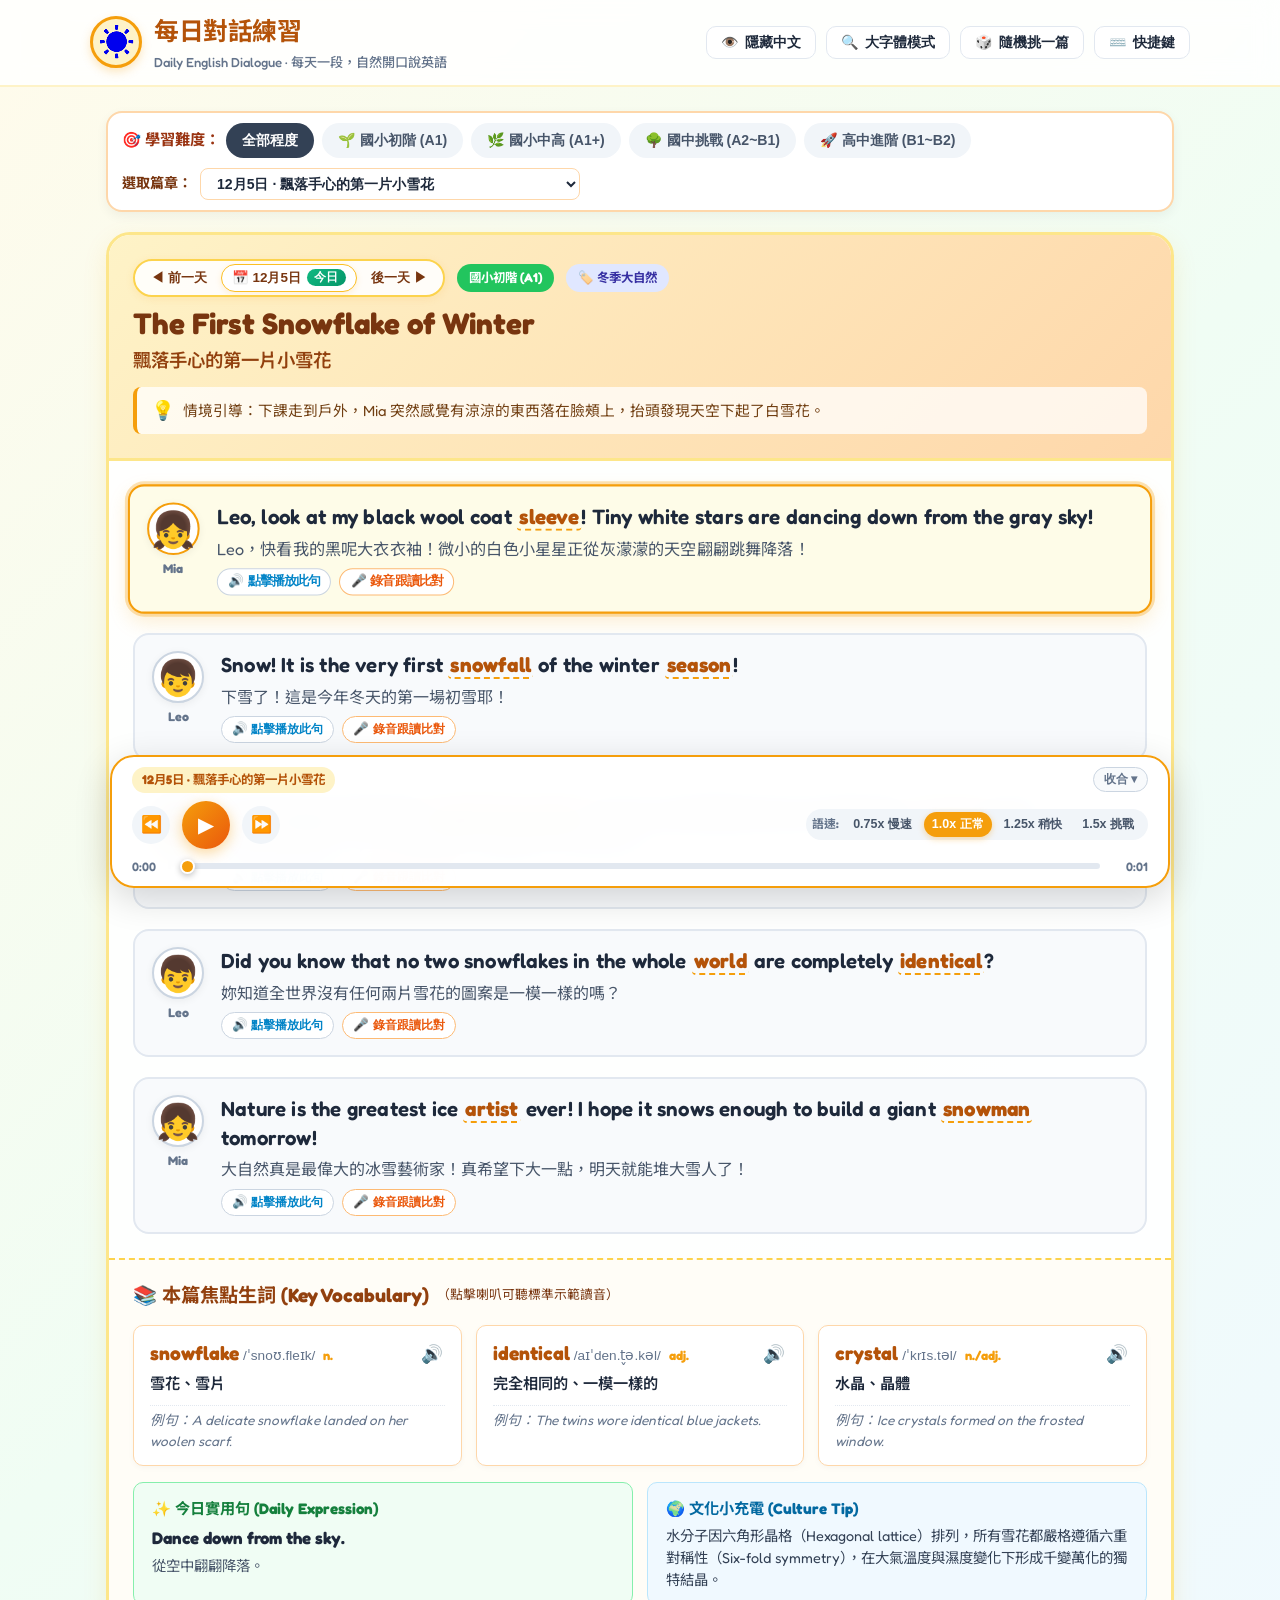
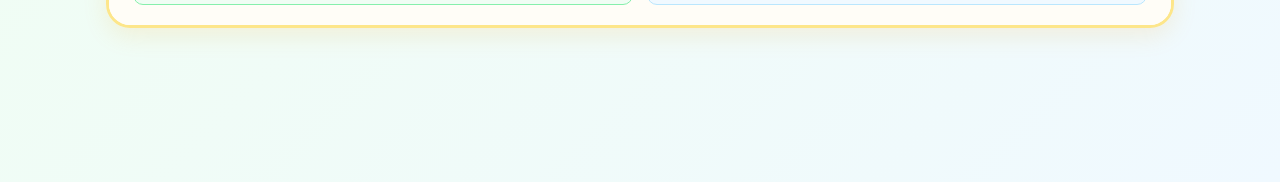
<file: index.html>
<!DOCTYPE html>
<html lang="zh-Hant-TW">
<head>
  <meta charset="UTF-8">
  <meta name="viewport" content="width=device-width, initial-scale=1.0">
  <title>每日對話練習 - Daily English Dialogue | 校園英語聽說練習平台</title>
  <meta name="description" content="專為國小、國中至高中學生設計的每日生活化英語對話練習平台，具備變速朗讀、單句跟讀與錄音自我對照功能。">
  <link rel="stylesheet" href="css/style.css?v=20260904">
  <link rel="icon" href="data:image/svg+xml,<svg xmlns=%22http://www.w3.org/2000/svg%22 viewBox=%220 0 100 100%22><text y=%22.9em%22 font-size=%2290%22>🌟</text></svg>">
</head>
<body>

  <!-- 頂部品牌與工具導覽列 -->
  <header class="site-header">
    <div class="header-container">
      <a href="#" class="brand-logo">
        <div class="logo-badge">☀️</div>
        <div class="brand-title">
          <h1>每日對話練習</h1>
          <p>Daily English Dialogue · 每天一段，自然開口說英語</p>
        </div>
      </a>

      <!-- 快速學習輔助工具 -->
      <div class="header-tools">
        <button id="toggle-zh-btn" class="tool-btn" title="切換中英對照或純英文聽力模式 (快捷鍵: H)">
          👁️ <span>隱藏中文</span>
        </button>
        <button id="toggle-font-btn" class="tool-btn" title="切換適合電子白板與教室投影的大字體模式">
          🔍 <span>大字體模式</span>
        </button>
        <button id="random-btn" class="tool-btn" title="隨機抽一篇生活對話">
          🎲 <span>隨機挑一篇</span>
        </button>
        <button id="shortcuts-help-btn" class="tool-btn" title="查看教室/自學鍵盤快捷鍵" onclick="document.getElementById('shortcuts-modal').classList.toggle('hidden')">
          ⌨️ <span>快捷鍵</span>
        </button>
      </div>
    </div>
  </header>

  <!-- 主內容區 -->
  <main class="main-wrapper">

    <!-- 程度切換與文章快速選單 -->
    <div class="level-bar">
      <div class="level-bar-label">
        <span>🎯 學習難度：</span>
        <div class="level-pills">
          <button class="level-pill active" data-level="all">全部程度</button>
          <button class="level-pill" data-level="elementary_basic">🌱 國小初階 (A1)</button>
          <button class="level-pill" data-level="elementary_adv">🌿 國小中高 (A1+)</button>
          <button class="level-pill" data-level="junior">🌳 國中挑戰 (A2~B1)</button>
          <button class="level-pill" data-level="senior">🚀 高中進階 (B1~B2)</button>
        </div>
      </div>

      <div class="dialogue-select-wrap">
        <label for="dialogue-select-dropdown" class="dialogue-select-label">選取篇章：</label>
        <select id="dialogue-select-dropdown" class="dialogue-select-dropdown">
          <!-- JS 動態生成選項 -->
        </select>
      </div>
    </div>

    <!-- 對話主卡片 -->
    <article class="dialogue-main-card">

      <!-- 對話頂部英雄看板 -->
      <section class="dialogue-hero">
        <div class="topic-meta">
          <!-- 日期快速導覽群組 (前一天 / 今日 / 後一天) -->
          <div class="date-nav-group">
            <button id="prev-day-btn" class="nav-day-btn" title="切換至前一天的對話 (快捷鍵: [)">
              ◀ 前一天
            </button>
            <button id="today-day-btn" class="nav-day-btn today-badge-btn" title="點擊回到今日對話">
              <span id="dialogue-date-badge">📅 9月3日</span>
              <span id="today-indicator" class="today-pill hidden">今日</span>
            </button>
            <button id="next-day-btn" class="nav-day-btn" title="切換至後一天的對話 (快捷鍵: ])">
              後一天 ▶
            </button>
          </div>

          <span id="dialogue-level-badge" class="badge-tag">國小初階</span>
          <span id="dialogue-category-badge" class="badge-tag" style="background: #e0e7ff; color: #3730a3;">校園生活</span>
        </div>
        <h2 id="topic-title-en" class="topic-title-en">What's in Your Backpack?</h2>
        <h3 id="topic-title-zh" class="topic-title-zh">你的書包裡有什麼？</h3>
        <div class="situation-box">
          <span style="font-size: 1.2rem;">💡</span>
          <span id="situation-text">開學第一天，Leo 和 Mia 在教室整理書包，互相好奇彼此帶了什麼新文具。</span>
        </div>
      </section>

      <!-- 角色對話氣泡區 -->
      <section class="dialogue-container" id="dialogue-bubbles-container">
        <!-- JS 動態載入對話氣泡 -->
      </section>

      <!-- 單字卡片區 (Vocabulary Section) -->
      <section class="extra-section" id="vocab-section">
        <h4 class="section-title">
          <span>📚 本篇焦點生詞 (Key Vocabulary)</span>
          <span style="font-size: 0.8rem; font-weight: normal; color: #78350f;">（點擊喇叭可聽標準示範讀音）</span>
        </h4>
        <div class="vocab-grid" id="vocab-grid-container">
          <!-- JS 動態生成單字卡 -->
        </div>

        <!-- 今日金句與文化小撇步 -->
        <div class="tips-grid">
          <div class="tip-card phrase-card">
            <div style="font-weight: 700; color: #15803d; margin-bottom: 4px; font-size: 0.95rem;">
              ✨ 今日實用句 (Daily Expression)
            </div>
            <div id="phrase-en" style="font-size: 1.05rem; font-weight: 700; color: #1e293b;">An apple a day keeps the doctor away.</div>
            <div id="phrase-zh" style="font-size: 0.9rem; color: #475569; margin-top: 2px;">一天一蘋果，醫生遠離我。</div>
          </div>

          <div class="tip-card culture-card">
            <div style="font-weight: 700; color: #0369a1; margin-bottom: 4px; font-size: 0.95rem;">
              🌍 文化小充電 (Culture Tip)
            </div>
            <div id="culture-text" style="font-size: 0.9rem; color: #334155; line-height: 1.5;">
              在歐美學校，小朋友下課通常有短暫的 Snack Time（點心時間），大家喜歡帶切片蘋果、小餅乾或起司條到學校吃喔！
            </div>
          </div>
        </div>
      </section>

    </article>

  </main>

  <!-- 底部懸浮智慧雙語音訊播放器 -->
  <aside class="fixed-player-bar" id="fixed-player-bar" aria-label="英語對話播放器">
    <!-- 播放器頂部標題與收合按鈕列 (手機上特別實用) -->
    <div class="player-top-row">
      <div class="player-left-info">
        <span class="current-playing-badge" id="player-dialogue-title">國小初階 · What's in Your Backpack?</span>
      </div>
      <button id="toggle-player-collapse-btn" class="player-collapse-btn" title="收合/展開播放器" aria-label="收合播放器">
        <span class="collapse-icon">收合 ▾</span>
      </button>
    </div>

    <!-- 播放器主要控制核心列 -->
    <div class="player-main-row" id="player-main-controls">
      <!-- 控制按鈕群組 -->
      <div class="player-controls">
        <button id="rewind-btn" class="control-btn" title="倒退 5 秒" aria-label="倒退 5 秒">
          ⏪
        </button>
        <button id="main-play-btn" class="control-btn main-play" title="播放 / 暫停" aria-label="播放或暫停">
          <span id="play-icon">▶</span>
          <span id="pause-icon" class="hidden">⏸</span>
        </button>
        <button id="forward-btn" class="control-btn" title="快轉 5 秒" aria-label="快轉 5 秒">
          ⏩
        </button>
      </div>

      <!-- 語速切換核心控制 (Speed Switcher) -->
      <div class="speed-selector-group" title="選擇朗讀速度">
        <span class="speed-label">語速:</span>
        <button class="speed-btn" data-speed="0.75">0.75x<span class="speed-desc"> 慢速</span></button>
        <button class="speed-btn active" data-speed="1.0">1.0x<span class="speed-desc"> 正常</span></button>
        <button class="speed-btn" data-speed="1.25">1.25x<span class="speed-desc"> 稍快</span></button>
        <button class="speed-btn" data-speed="1.5">1.5x<span class="speed-desc"> 挑戰</span></button>
      </div>
    </div>

    <!-- 播放進度條 -->
    <div class="player-progress-row">
      <span class="time-text" id="current-time">0:00</span>
      <input type="range" id="audio-progress" class="progress-slider" min="0" max="100" value="0" step="0.1" aria-label="音訊進度條">
      <span class="time-text right" id="duration-time">0:00</span>
    </div>
  </aside>

  <!-- 學生自主錄音跟讀對比彈窗 (Modal) -->
  <div id="record-modal" class="modal-overlay hidden">
    <div class="modal-content">
      <div style="display: flex; justify-content: space-between; align-items: center; margin-bottom: 16px;">
        <h3 style="color: #b45309; font-size: 1.3rem;">🎙️ 說說看！跟讀發音挑戰</h3>
        <button id="close-record-modal" style="background: none; border: none; font-size: 1.4rem; cursor: pointer; color: #94a3b8;">✕</button>
      </div>

      <div style="background: #f8fafc; padding: 16px; border-radius: 12px; margin-bottom: 16px; border: 1.5px solid #e2e8f0; text-align: left;">
        <div id="modal-sentence-en" style="font-size: 1.25rem; font-weight: 700; color: #1e293b; margin-bottom: 6px;"></div>
        <div id="modal-sentence-zh" style="font-size: 0.95rem; color: #64748b;"></div>
      </div>

      <div style="display: flex; justify-content: center; gap: 12px; margin-bottom: 16px;">
        <button onclick="window.playModalOriginalSentence()" style="padding: 8px 16px; background: #0284c7; color: #fff; border: none; border-radius: 999px; font-weight: 700; cursor: pointer;">
          🔊 聽聽標準母語發音
        </button>
        <button id="record-action-btn" style="padding: 8px 16px; background: #10b981; color: #fff; border: none; border-radius: 999px; font-weight: 700; cursor: pointer;">
          🎙️ 開始錄音
        </button>
      </div>

      <p id="record-status-text" style="font-size: 0.9rem; color: #78350f; font-weight: 600; min-height: 24px;">
        準備好了嗎？點擊「開始錄音」並大聲跟讀！
      </p>

      <button id="play-user-recording-btn" class="hidden" style="margin-top: 12px; padding: 8px 18px; background: #f59e0b; color: #fff; border: none; border-radius: 999px; font-weight: 700; cursor: pointer;">
        🎧 播放我剛錄的聲音
      </button>
    </div>
  </div>

  <!-- 課堂與自主學習快捷鍵說明彈窗 (Shortcuts Modal) -->
  <div id="shortcuts-modal" class="modal-overlay hidden" onclick="if(event.target === this) this.classList.add('hidden')">
    <div class="modal-content" style="text-align: left; max-width: 440px;">
      <div style="display: flex; justify-content: space-between; align-items: center; margin-bottom: 14px;">
        <h3 style="color: #b45309; font-size: 1.25rem;">⌨️ 鍵盤操作快捷鍵指南</h3>
        <button onclick="document.getElementById('shortcuts-modal').classList.add('hidden')" style="background: none; border: none; font-size: 1.4rem; cursor: pointer; color: #94a3b8;">✕</button>
      </div>
      <p style="font-size: 0.88rem; color: #64748b; margin-bottom: 12px;">專為教室電子白板教學與桌機自學設計，動動手指即可流暢操控：</p>
      <ul style="list-style: none; display: flex; flex-direction: column; gap: 8px; font-size: 0.92rem; color: #1e293b;">
        <li style="display: flex; justify-content: space-between; padding: 6px 10px; background: #f8fafc; border-radius: 6px;">
          <span><kbd style="background: #e2e8f0; padding: 2px 6px; border-radius: 4px; font-family: monospace;">空白鍵 Space</kbd></span>
          <strong>播放 / 暫停</strong>
        </li>
        <li style="display: flex; justify-content: space-between; padding: 6px 10px; background: #f8fafc; border-radius: 6px;">
          <span><kbd style="background: #e2e8f0; padding: 2px 6px; border-radius: 4px; font-family: monospace;">←</kbd> / <kbd style="background: #e2e8f0; padding: 2px 6px; border-radius: 4px; font-family: monospace;">→</kbd></span>
          <strong>倒退 5 秒 / 快進 5 秒</strong>
        </li>
        <li style="display: flex; justify-content: space-between; padding: 6px 10px; background: #f8fafc; border-radius: 6px;">
          <span><kbd style="background: #e2e8f0; padding: 2px 6px; border-radius: 4px; font-family: monospace;">1</kbd> ~ <kbd style="background: #e2e8f0; padding: 2px 6px; border-radius: 4px; font-family: monospace;">4</kbd></span>
          <strong>切換語速 (0.75x ~ 1.5x)</strong>
        </li>
        <li style="display: flex; justify-content: space-between; padding: 6px 10px; background: #f8fafc; border-radius: 6px;">
          <span><kbd style="background: #e2e8f0; padding: 2px 6px; border-radius: 4px; font-family: monospace;">[</kbd> / <kbd style="background: #e2e8f0; padding: 2px 6px; border-radius: 4px; font-family: monospace;">]</kbd></span>
          <strong>前一天 / 後一天</strong>
        </li>
        <li style="display: flex; justify-content: space-between; padding: 6px 10px; background: #f8fafc; border-radius: 6px;">
          <span><kbd style="background: #e2e8f0; padding: 2px 6px; border-radius: 4px; font-family: monospace;">T</kbd></span>
          <strong>回到今日對話</strong>
        </li>
        <li style="display: flex; justify-content: space-between; padding: 6px 10px; background: #f8fafc; border-radius: 6px;">
          <span><kbd style="background: #e2e8f0; padding: 2px 6px; border-radius: 4px; font-family: monospace;">H</kbd></span>
          <strong>切換隱藏中文 (英聽挑戰)</strong>
        </li>
      </ul>
      <div style="text-align: center; margin-top: 16px;">
        <button onclick="document.getElementById('shortcuts-modal').classList.add('hidden')" style="padding: 6px 20px; background: #f59e0b; color: #fff; border: none; border-radius: 999px; font-weight: 700; cursor: pointer;">
          我知道了
        </button>
      </div>
    </div>
  </div>

  <!-- 載入核心腳本 (加入版本號防快取) -->
  <script src="js/data.js?v=20260904_full"></script>
  <script src="js/player.js?v=20260904_full"></script>
  <script src="js/app.js?v=20260904_full"></script>
</body>
</html>
</file>
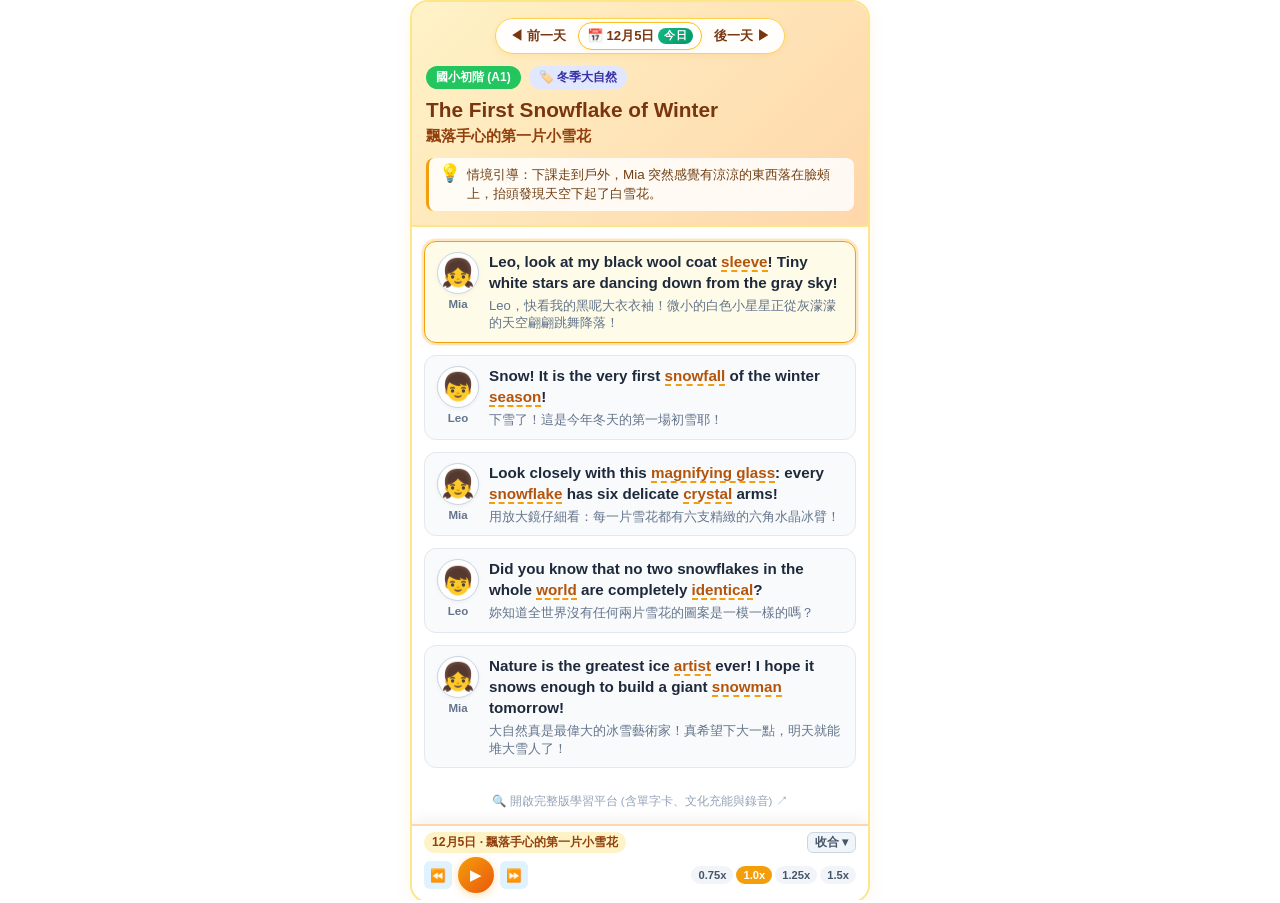
<file: widget.html>
<!DOCTYPE html>
<html lang="zh-Hant-TW">
<head>
  <meta charset="UTF-8">
  <meta name="viewport" content="width=device-width, initial-scale=1.0, maximum-scale=1.0, user-scalable=no">
  <title>每日生活美語 · 側邊欄精簡微件</title>
  <meta name="description" content="365 每日生活美語校園網頁側邊欄專用嵌入微件">
  <link rel="stylesheet" href="css/widget.css?v=20260904_full">
</head>
<body>

  <!-- 微件主卡片包裝 -->
  <div class="widget-card">

    <!-- 滾動內容本體 -->
    <div class="widget-content-scroll">
      
      <!-- 頂部看板區 -->
      <div class="widget-hero">
        
        <!-- 前一天 / 今日 / 後一天 -->
        <div class="widget-nav-bar">
          <div class="date-nav-group">
            <button id="prev-day-btn" class="nav-day-btn" title="切換至前一天">
              ◀ 前一天
            </button>
            <button id="today-day-btn" class="nav-day-btn today-badge-btn" title="點擊回到今日">
              <span id="dialogue-date-badge">📅 9月4日</span>
              <span id="today-indicator" class="today-pill hidden">今日</span>
            </button>
            <button id="next-day-btn" class="nav-day-btn" title="切換至後一天">
              後一天 ▶
            </button>
          </div>
        </div>

        <!-- 學層標籤與主題分類 -->
        <div class="topic-meta">
          <span id="dialogue-level-badge" class="badge-tag">國小中高 (A1+)</span>
          <span id="dialogue-category-badge" class="badge-tag" style="background: #e0e7ff; color: #3730a3;">🏷️ 校園午餐</span>
        </div>

        <!-- 中英文篇名 -->
        <h2 id="topic-title-en" class="topic-title-en">Mystery Pudding at the Cafeteria</h2>
        <h3 id="topic-title-zh" class="topic-title-zh">學校餐廳的神秘布丁！</h3>

        <!-- 情境引導 -->
        <div class="situation-box">
          <span style="font-size: 1.1rem; line-height: 1;">💡</span>
          <span id="situation-text">情境引導：午餐時間，Amy 和 Lucas 發現今天的營養午餐有一盒特別的驚喜甜點。</span>
        </div>

      </div>

      <!-- 對話氣泡清單 (點擊單句即可發音) -->
      <div class="dialogue-container" id="dialogue-bubbles-container">
        <!-- JS 動態生成 -->
      </div>

      <!-- 底部完整版指引 -->
      <div class="widget-footer-link">
        <a href="index.html" target="_blank" rel="noopener">
          🔍 開啟完整版學習平台 (含單字卡、文化充能與錄音) ↗
        </a>
      </div>

    </div>

    <!-- 底部懸浮精簡播放器 -->
    <div class="widget-player-bar" id="fixed-player-bar">
      
      <!-- 播放器篇名與收合按鈕 -->
      <div class="player-top-row">
        <span class="current-playing-badge" id="player-dialogue-title">9月4日 · 學校餐廳的神秘布丁！</span>
        <button id="toggle-player-collapse-btn" class="player-collapse-btn" title="收合/展開播放器">
          <span class="collapse-icon">收合 ▾</span>
        </button>
      </div>

      <!-- 核心按鈕列 (播放/暫停、倒退/快轉、語速調整) -->
      <div class="player-main-row" id="player-main-controls">
        <div class="player-controls">
          <button id="rewind-btn" class="control-btn" title="倒退 5 秒" aria-label="倒退 5 秒">
            ⏪
          </button>
          <button id="main-play-btn" class="control-btn main-play" title="播放 / 暫停" aria-label="播放或暫停">
            <span id="play-icon">▶</span>
            <span id="pause-icon" class="hidden">⏸</span>
          </button>
          <button id="forward-btn" class="control-btn" title="快轉 5 秒" aria-label="快轉 5 秒">
            ⏩
          </button>
        </div>

        <div class="speed-control-group">
          <button class="speed-btn" data-speed="0.75">0.75x</button>
          <button class="speed-btn active" data-speed="1.0">1.0x</button>
          <button class="speed-btn" data-speed="1.25">1.25x</button>
          <button class="speed-btn" data-speed="1.5">1.5x</button>
        </div>
      </div>

    </div>

  </div>

  <!-- 載入資料庫、播放器核心與微件腳本 -->
  <script src="js/data.js?v=20260904_full"></script>
  <script src="js/player.js?v=20260904_full"></script>
  <script src="js/widget.js?v=20260904_full"></script>
</body>
</html>
</file>
<file: css/style.css>
/* 每日對話練習 - 活潑童趣且親切的主題樣式表 */
@import url('https://fonts.googleapis.com/css2?family=Fredoka:wght@400;500;600;700&family=Noto+Sans+TC:wght@400;500;700;900&display=swap');

:root {
  --primary: #f59e0b;        /* 陽光暖黃 */
  --primary-hover: #d97706;
  --primary-light: #fef3c7;
  --secondary: #10b981;      /* 活潑薄荷綠 */
  --secondary-light: #d1fae5;
  --accent-blue: #0ea5e9;    /* 晴空藍 */
  --accent-pink: #f43f5e;    /* 活力粉 */
  --accent-purple: #8b5cf6;  /* 奇幻紫 */
  --bg-gradient: linear-gradient(135deg, #fffbeb 0%, #f0fdf4 50%, #f0f9ff 100%);
  --card-bg: rgba(255, 255, 255, 0.94);
  --text-main: #1e293b;
  --text-muted: #64748b;
  --bubble-left-bg: #f8fafc;
  --bubble-right-bg: #eff6ff;
  --radius-lg: 24px;
  --radius-md: 16px;
  --radius-sm: 10px;
  --shadow-sm: 0 4px 12px rgba(0, 0, 0, 0.05);
  --shadow-md: 0 8px 24px rgba(245, 158, 11, 0.12);
  --shadow-hover: 0 12px 32px rgba(245, 158, 11, 0.22);
}

* {
  box-sizing: border-box;
  margin: 0;
  padding: 0;
  -webkit-tap-highlight-color: transparent;
}

html, body {
  overflow-x: hidden;
  max-width: 100%;
}

body {
  font-family: 'Fredoka', 'Noto Sans TC', -apple-system, BlinkMacSystemFont, "Segoe UI", Roboto, sans-serif;
  background: var(--bg-gradient);
  color: var(--text-main);
  min-height: 100vh;
  padding-bottom: 130px; /* 預留底部播放器安全高度 */
  line-height: 1.6;
}

/* 頂部導覽列 */
.site-header {
  background: rgba(255, 255, 255, 0.85);
  backdrop-filter: blur(12px);
  border-bottom: 2px solid #fef3c7;
  position: sticky;
  top: 0;
  z-index: 50;
  padding: 12px 20px;
}

.header-container {
  max-width: 1100px;
  margin: 0 auto;
  display: flex;
  justify-content: space-between;
  align-items: center;
  flex-wrap: wrap;
  gap: 12px;
}

.brand-logo {
  display: flex;
  align-items: center;
  gap: 12px;
  text-decoration: none;
}

.logo-badge {
  font-size: 2.2rem;
  background: var(--primary-light);
  width: 52px;
  height: 52px;
  display: flex;
  align-items: center;
  justify-content: center;
  border-radius: 50%;
  border: 3px solid var(--primary);
  box-shadow: 0 4px 10px rgba(245, 158, 11, 0.25);
  animation: bounceSlow 3s infinite ease-in-out;
}

@keyframes bounceSlow {
  0%, 100% { transform: translateY(0); }
  50% { transform: translateY(-4px); }
}

.brand-title h1 {
  font-size: 1.55rem;
  font-weight: 700;
  color: #b45309;
  letter-spacing: -0.5px;
}

.brand-title p {
  font-size: 0.82rem;
  color: var(--text-muted);
  font-weight: 500;
}

.header-tools {
  display: flex;
  align-items: center;
  gap: 10px;
}

.tool-btn {
  background: #fff;
  border: 1.5px solid #e2e8f0;
  border-radius: var(--radius-sm);
  padding: 6px 14px;
  font-size: 0.88rem;
  font-weight: 600;
  cursor: pointer;
  display: flex;
  align-items: center;
  gap: 6px;
  transition: all 0.2s ease;
  color: var(--text-main);
}

.tool-btn:hover {
  background: var(--primary-light);
  border-color: var(--primary);
  transform: translateY(-1px);
}

.tool-btn.active {
  background: var(--primary);
  color: #fff;
  border-color: var(--primary);
}

/* 主內容區容器 */
.main-wrapper {
  max-width: 1100px;
  margin: 24px auto;
  padding: 0 16px;
}

/* 程度分類選擇器 */
.level-bar {
  background: #ffffff;
  border-radius: var(--radius-md);
  padding: 10px 14px;
  box-shadow: var(--shadow-sm);
  border: 2px solid #fed7aa;
  display: flex;
  align-items: center;
  justify-content: space-between;
  margin-bottom: 20px;
  flex-wrap: wrap;
  gap: 10px;
}

.level-bar-label {
  font-weight: 700;
  color: #9a3412;
  font-size: 0.95rem;
  display: flex;
  align-items: center;
  gap: 6px;
}

.level-pills {
  display: flex;
  gap: 8px;
  flex-wrap: wrap;
}

.level-pill {
  border: none;
  background: #f1f5f9;
  padding: 8px 16px;
  border-radius: 9999px;
  font-size: 0.88rem;
  font-weight: 700;
  color: #475569;
  cursor: pointer;
  transition: all 0.2s ease;
  display: flex;
  align-items: center;
  gap: 6px;
}

.level-pill:hover {
  transform: scale(1.04);
}

.level-pill.active[data-level="all"] {
  background: #334155;
  color: #fff;
}

.level-pill.active[data-level="elementary_basic"] {
  background: #22c55e;
  color: #fff;
  box-shadow: 0 4px 12px rgba(34, 197, 94, 0.35);
}

.level-pill.active[data-level="elementary_adv"] {
  background: #0284c7;
  color: #fff;
  box-shadow: 0 4px 12px rgba(2, 132, 199, 0.35);
}

.level-pill.active[data-level="junior"] {
  background: #d97706;
  color: #fff;
  box-shadow: 0 4px 12px rgba(217, 119, 6, 0.35);
}

.level-pill.active[data-level="senior"] {
  background: #e11d48;
  color: #fff;
  box-shadow: 0 4px 12px rgba(225, 29, 72, 0.35);
}

/* 篇章下拉選單專屬樣式 (嚴格限制最大寬度，杜絕手機視窗被撐爆) */
.dialogue-select-wrap {
  display: flex;
  align-items: center;
  gap: 8px;
  min-width: 0;
  max-width: 100%;
}

.dialogue-select-label {
  font-size: 0.88rem;
  font-weight: 700;
  color: #78350f;
  white-space: nowrap;
  flex-shrink: 0;
}

.dialogue-select-dropdown {
  padding: 6px 12px;
  border-radius: 8px;
  border: 1.5px solid #fed7aa;
  background: #ffffff;
  font-weight: 600;
  font-size: 0.88rem;
  color: #1e293b;
  outline: none;
  cursor: pointer;
  max-width: 380px;
  min-width: 0;
  width: 100%;
  text-overflow: ellipsis;
  overflow: hidden;
  white-space: nowrap;
  box-sizing: border-box;
  transition: all 0.2s;
}

.dialogue-select-dropdown:hover,
.dialogue-select-dropdown:focus {
  border-color: #f59e0b;
  box-shadow: 0 0 0 3px rgba(245, 158, 11, 0.2);
}

/* 主卡片主體 */
.dialogue-main-card {
  background: var(--card-bg);
  border-radius: var(--radius-lg);
  box-shadow: var(--shadow-md);
  border: 3px solid #fde68a;
  overflow: hidden;
  position: relative;
}

/* 對話頂部看板 */
.dialogue-hero {
  background: linear-gradient(135deg, #fef3c7 0%, #fed7aa 100%);
  padding: 24px;
  border-bottom: 3px solid #fde68a;
  position: relative;
}

.topic-meta {
  display: flex;
  align-items: center;
  gap: 12px;
  flex-wrap: wrap;
  margin-bottom: 8px;
}

/* 日期導覽器 (前一天 / 今日 / 後一天) */
.date-nav-group {
  display: inline-flex;
  align-items: center;
  background: rgba(255, 255, 255, 0.9);
  padding: 3px 6px;
  border-radius: 999px;
  border: 2px solid #fcd34d;
  box-shadow: 0 2px 8px rgba(245, 158, 11, 0.12);
  gap: 4px;
}

.nav-day-btn {
  background: transparent;
  border: none;
  font-size: 0.84rem;
  font-weight: 700;
  color: #78350f;
  padding: 4px 10px;
  border-radius: 999px;
  cursor: pointer;
  display: inline-flex;
  align-items: center;
  gap: 6px;
  transition: all 0.2s ease;
}

.nav-day-btn:hover {
  background: #fef3c7;
  color: #b45309;
  transform: translateY(-1px);
}

.today-badge-btn {
  background: #fff;
  border: 1.5px solid #fbbf24;
  box-shadow: 0 2px 6px rgba(245, 158, 11, 0.15);
}

.today-pill {
  background: linear-gradient(135deg, #10b981 0%, #059669 100%);
  color: #ffffff;
  font-size: 0.72rem;
  padding: 1px 7px;
  border-radius: 999px;
  font-weight: 800;
  letter-spacing: 0.5px;
  animation: pulseToday 2s infinite ease-in-out;
}

@keyframes pulseToday {
  0%, 100% { opacity: 1; transform: scale(1); }
  50% { opacity: 0.85; transform: scale(1.05); }
}

.badge-tag {
  display: inline-block;
  padding: 4px 12px;
  border-radius: 999px;
  font-size: 0.78rem;
  font-weight: 700;
  text-transform: uppercase;
}

.badge-date {
  background: rgba(255, 255, 255, 0.8);
  color: #78350f;
  font-weight: 700;
  padding: 4px 12px;
  border-radius: 999px;
  font-size: 0.8rem;
}

.topic-title-en {
  font-size: 1.85rem;
  font-weight: 700;
  color: #78350f;
  margin-bottom: 4px;
  line-height: 1.25;
}

.topic-title-zh {
  font-size: 1.15rem;
  font-weight: 600;
  color: #92400e;
  margin-bottom: 12px;
}

.situation-box {
  background: rgba(255, 255, 255, 0.75);
  border-left: 4px solid var(--primary);
  border-radius: 8px;
  padding: 8px 14px;
  font-size: 0.92rem;
  color: #713f12;
  display: flex;
  align-items: center;
  gap: 8px;
}

/* 對話區域 */
.dialogue-container {
  padding: 24px;
  display: flex;
  flex-direction: column;
  gap: 20px;
}

/* 句子氣泡卡片 */
.sentence-bubble {
  display: flex;
  gap: 16px;
  align-items: flex-start;
  padding: 16px;
  border-radius: var(--radius-md);
  background: var(--bubble-left-bg);
  border: 2px solid #e2e8f0;
  transition: all 0.25s cubic-bezier(0.4, 0, 0.2, 1);
  cursor: pointer;
  position: relative;
  scroll-margin-top: 110px;    /* 避開頂部導覽列 */
  scroll-margin-bottom: 200px; /* 避開底部懸浮播放器 */
}

.sentence-bubble:hover {
  border-color: #f59e0b;
  transform: translateY(-2px);
  box-shadow: 0 6px 18px rgba(245, 158, 11, 0.12);
}

.sentence-bubble.active-reading {
  background: #fefce8;
  border-color: #f59e0b;
  box-shadow: 0 0 0 3px rgba(245, 158, 11, 0.3), 0 8px 20px rgba(245, 158, 11, 0.18);
  transform: scale(1.01);
}

.speaker-avatar-wrap {
  display: flex;
  flex-direction: column;
  align-items: center;
  gap: 4px;
  min-width: 54px;
}

.speaker-avatar {
  font-size: 2.2rem;
  width: 52px;
  height: 52px;
  background: #fff;
  border-radius: 50%;
  border: 2px solid #cbd5e1;
  display: flex;
  align-items: center;
  justify-content: center;
  box-shadow: 0 2px 8px rgba(0,0,0,0.06);
}

.sentence-bubble.active-reading .speaker-avatar {
  border-color: #f59e0b;
  animation: pulseAvatar 1.5s infinite;
}

@keyframes pulseAvatar {
  0% { box-shadow: 0 0 0 0 rgba(245, 158, 11, 0.4); }
  70% { box-shadow: 0 0 0 10px rgba(245, 158, 11, 0); }
  100% { box-shadow: 0 0 0 0 rgba(245, 158, 11, 0); }
}

.speaker-name {
  font-size: 0.78rem;
  font-weight: 700;
  color: #64748b;
}

.sentence-content {
  flex: 1;
}

.sentence-en {
  font-size: 1.28rem;
  font-weight: 600;
  color: #1e293b;
  margin-bottom: 6px;
  line-height: 1.4;
  letter-spacing: 0.2px;
}

.sentence-zh {
  font-size: 1rem;
  color: #475569;
  line-height: 1.4;
  transition: opacity 0.2s ease;
}

.sentence-actions {
  display: flex;
  align-items: center;
  gap: 8px;
  margin-top: 8px;
}

.btn-speak-sentence {
  background: #fff;
  border: 1px solid #cbd5e1;
  border-radius: 20px;
  padding: 4px 10px;
  font-size: 0.78rem;
  font-weight: 600;
  color: #0284c7;
  cursor: pointer;
  display: inline-flex;
  align-items: center;
  gap: 4px;
  transition: all 0.15s ease;
}

.btn-speak-sentence:hover {
  background: #e0f2fe;
  border-color: #0284c7;
}

/* 高中/大字體模式 */
body.large-font .sentence-en {
  font-size: 1.6rem;
}
body.large-font .sentence-zh {
  font-size: 1.25rem;
}

/* 生詞關鍵字點擊與懸停效果 */
.inline-keyword {
  border-bottom: 2.5px dashed #f59e0b;
  color: #b45309;
  font-weight: 700;
  cursor: pointer;
  padding: 0 2px;
  border-radius: 4px;
  transition: all 0.2s ease;
}

.inline-keyword:hover {
  background: #fef3c7;
  color: #d97706;
  border-bottom-style: solid;
}

/* 偷看中文按鈕控制 */
.btn-peek-zh {
  display: none;
  color: #059669 !important;
  border-color: #a7f3d0 !important;
  background: #ecfdf5 !important;
}

body.hide-zh .btn-peek-zh {
  display: inline-flex;
}

/* 隱藏中/英文模式控制與單句翻牌查看 */
body.hide-zh .sentence-zh {
  display: none;
}

body.hide-zh .sentence-zh.force-show {
  display: block !important;
  color: #059669;
  background: #f0fdf4;
  padding: 4px 8px;
  border-radius: 6px;
  margin-top: 4px;
  animation: fadeInZh 0.25s ease-out;
  border-left: 3px solid #10b981;
}

@keyframes fadeInZh {
  from { opacity: 0; transform: translateY(-4px); }
  to { opacity: 1; transform: translateY(0); }
}

body.hide-en .sentence-en {
  display: none;
}

/* 單字卡片區 (Vocabulary Section) */
.extra-section {
  padding: 20px 24px;
  border-top: 2px dashed #fcd34d;
  background: #fffdf7;
}

.section-title {
  font-size: 1.2rem;
  font-weight: 700;
  color: #92400e;
  margin-bottom: 14px;
  display: flex;
  align-items: center;
  gap: 8px;
}

.vocab-grid {
  display: grid;
  grid-template-columns: repeat(auto-fill, minmax(280px, 1fr));
  gap: 14px;
}

.vocab-card {
  background: #ffffff;
  border: 1.5px solid #fed7aa;
  border-radius: var(--radius-sm);
  padding: 12px 16px;
  box-shadow: 0 2px 6px rgba(0,0,0,0.03);
  display: flex;
  flex-direction: column;
  gap: 4px;
  transition: transform 0.2s;
}

.vocab-card:hover {
  transform: translateY(-2px);
  border-color: #f59e0b;
}

.vocab-header {
  display: flex;
  align-items: baseline;
  justify-content: space-between;
}

.vocab-word {
  font-size: 1.2rem;
  font-weight: 700;
  color: #b45309;
}

.vocab-phonetic {
  font-size: 0.85rem;
  color: #64748b;
  font-family: Arial, sans-serif;
}

.vocab-speaker-btn {
  background: none;
  border: none;
  font-size: 1.1rem;
  cursor: pointer;
  color: #f59e0b;
  padding: 2px;
}

.vocab-meaning {
  font-size: 0.95rem;
  font-weight: 600;
  color: #1e293b;
}

.vocab-example {
  font-size: 0.85rem;
  color: #64748b;
  font-style: italic;
  margin-top: 4px;
  border-top: 1px dotted #e2e8f0;
  padding-top: 4px;
}

/* 今日金句與文化小撇步 */
.tips-grid {
  display: grid;
  grid-template-columns: repeat(auto-fit, minmax(300px, 1fr));
  gap: 14px;
  margin-top: 16px;
}

.tip-card {
  background: #ffffff;
  border-radius: var(--radius-sm);
  padding: 14px 18px;
  border: 1.5px solid #cbd5e1;
}

.tip-card.phrase-card {
  border-color: #86efac;
  background: #f0fdf4;
}

.tip-card.culture-card {
  border-color: #bae6fd;
  background: #f0f9ff;
}

/* 底部浮動播放器 (Sticky Audio Player) */
.fixed-player-bar {
  position: fixed;
  bottom: 12px;
  left: 50%;
  transform: translateX(-50%);
  width: calc(100% - 24px);
  max-width: 1060px;
  background: rgba(255, 255, 255, 0.96);
  backdrop-filter: blur(16px);
  border-radius: var(--radius-lg);
  border: 2.5px solid #f59e0b;
  box-shadow: 0 10px 36px rgba(0, 0, 0, 0.16);
  padding: 10px 20px;
  z-index: 100;
  display: flex;
  flex-direction: column;
  gap: 8px;
  transition: all 0.3s cubic-bezier(0.4, 0, 0.2, 1);
}

/* 播放器頂部資訊列 (標題與收合按鈕) */
.player-top-row {
  display: flex;
  align-items: center;
  justify-content: space-between;
  width: 100%;
  gap: 12px;
}

.player-left-info {
  display: flex;
  align-items: center;
  gap: 8px;
  min-width: 0;
  flex: 1;
  overflow: hidden;
}

.current-playing-badge {
  background: var(--primary-light);
  color: #b45309;
  padding: 3px 10px;
  border-radius: 999px;
  font-size: 0.78rem;
  font-weight: 700;
  white-space: nowrap;
  overflow: hidden;
  text-overflow: ellipsis;
  max-width: 100%;
}

.player-collapse-btn {
  background: #f8fafc;
  border: 1px solid #cbd5e1;
  border-radius: 999px;
  padding: 3px 10px;
  font-size: 0.76rem;
  font-weight: 700;
  color: #64748b;
  cursor: pointer;
  display: inline-flex;
  align-items: center;
  gap: 4px;
  flex-shrink: 0;
  transition: all 0.2s ease;
}

.player-collapse-btn:hover {
  background: #fef3c7;
  color: #b45309;
  border-color: #f59e0b;
}

/* 收合最小化狀態 (Minimized Mode) */
.fixed-player-bar.is-collapsed {
  padding: 6px 14px;
  gap: 4px;
  max-width: 500px;
  border-radius: 999px;
  box-shadow: 0 4px 20px rgba(0, 0, 0, 0.18);
  border-color: #f59e0b;
}

.fixed-player-bar.is-collapsed .player-main-row {
  display: none !important;
}

.fixed-player-bar.is-collapsed .player-top-row {
  margin-bottom: 2px;
}

.fixed-player-bar.is-collapsed .current-playing-badge {
  font-size: 0.72rem;
  padding: 2px 8px;
}

.fixed-player-bar.is-collapsed .progress-slider {
  height: 4px;
}

.player-main-row {
  display: flex;
  align-items: center;
  justify-content: space-between;
  gap: 16px;
  width: 100%;
}

/* 播放核心按鈕群 */
.player-controls {
  display: flex;
  align-items: center;
  gap: 12px;
}

.control-btn {
  background: #f1f5f9;
  border: none;
  width: 38px;
  height: 38px;
  border-radius: 50%;
  font-size: 1.05rem;
  cursor: pointer;
  display: flex;
  align-items: center;
  justify-content: center;
  color: #334155;
  transition: all 0.2s ease;
}

.control-btn:hover {
  background: #e2e8f0;
  transform: scale(1.08);
}

.control-btn.main-play {
  background: linear-gradient(135deg, #f59e0b 0%, #ea580c 100%);
  color: #fff;
  width: 48px;
  height: 48px;
  font-size: 1.3rem;
  box-shadow: 0 4px 14px rgba(245, 158, 11, 0.4);
}

.control-btn.main-play:hover {
  transform: scale(1.1);
  box-shadow: 0 6px 18px rgba(245, 158, 11, 0.5);
}

.pulse-playing {
  animation: playPulse 2s infinite ease-in-out;
}

@keyframes playPulse {
  0%, 100% { transform: scale(1); }
  50% { transform: scale(1.08); }
}

/* 速度切換群組 (Speed Selector) */
.speed-selector-group {
  display: flex;
  align-items: center;
  gap: 4px;
  background: #f1f5f9;
  padding: 3px 6px;
  border-radius: 9999px;
}

.speed-label {
  font-size: 0.74rem;
  font-weight: 700;
  color: #64748b;
  margin-right: 2px;
}

.speed-btn {
  border: none;
  background: transparent;
  padding: 4px 8px;
  border-radius: 9999px;
  font-size: 0.78rem;
  font-weight: 700;
  color: #475569;
  cursor: pointer;
  transition: all 0.2s ease;
  white-space: nowrap;
}

.speed-btn:hover {
  color: #f59e0b;
}

.speed-btn.active {
  background: #f59e0b;
  color: #ffffff;
  box-shadow: 0 2px 6px rgba(245, 158, 11, 0.35);
}

/* 音訊進度條 */
.player-progress-row {
  display: flex;
  align-items: center;
  gap: 12px;
  width: 100%;
}

.time-text {
  font-size: 0.76rem;
  font-weight: 600;
  color: #64748b;
  min-width: 36px;
}

.time-text.right {
  text-align: right;
}

.progress-slider {
  flex: 1;
  -webkit-appearance: none;
  height: 6px;
  border-radius: 999px;
  background: #e2e8f0;
  outline: none;
  cursor: pointer;
  transition: background 0.1s;
}

.progress-slider::-webkit-slider-thumb {
  -webkit-appearance: none;
  appearance: none;
  width: 15px;
  height: 15px;
  border-radius: 50%;
  background: #f59e0b;
  border: 2px solid #fff;
  box-shadow: 0 2px 6px rgba(0, 0, 0, 0.25);
  cursor: pointer;
}

/* 錄音對比專區 Modal */
.modal-overlay {
  position: fixed;
  top: 0;
  left: 0;
  right: 0;
  bottom: 0;
  background: rgba(15, 23, 42, 0.6);
  backdrop-filter: blur(6px);
  display: flex;
  align-items: center;
  justify-content: center;
  z-index: 1000;
  padding: 16px;
}

.modal-content {
  background: #fff;
  border-radius: var(--radius-lg);
  max-width: 500px;
  width: 100%;
  padding: 24px;
  border: 3px solid #f59e0b;
  box-shadow: 0 20px 40px rgba(0,0,0,0.2);
  text-align: center;
}

.hidden {
  display: none !important;
}

/* 手機與平板響應式微調 (Responsive Mobile Optimizations) */
@media (max-width: 768px) {
  /* 頁面底端留白大幅縮小，杜絕大面積空白 */
  body {
    padding-bottom: 110px;
  }

  .header-container {
    flex-direction: column;
    align-items: stretch;
    gap: 12px;
  }
  .header-tools {
    display: flex;
    flex-wrap: wrap;
    gap: 6px;
    justify-content: space-between;
  }
  .tool-btn {
    padding: 5px 8px;
    font-size: 0.78rem;
    gap: 4px;
    flex: 1 1 calc(50% - 6px);
    justify-content: center;
  }
  .date-navigation-header {
    flex-direction: column;
    align-items: stretch;
  }
  .day-nav-group {
    width: 100%;
    justify-content: space-between;
  }
  .nav-day-btn {
    flex: 1;
    text-align: center;
  }

  /* 學習難度與篇章下拉選單手機自適應 (避免撐爆畫面) */
  .level-bar {
    flex-direction: column;
    align-items: stretch;
    gap: 10px;
    padding: 10px;
  }

  .level-bar-label {
    flex-direction: column;
    align-items: flex-start;
    width: 100%;
    gap: 6px;
  }

  .level-pills {
    width: 100%;
    overflow-x: auto;
    flex-wrap: nowrap;
    -webkit-overflow-scrolling: touch;
    padding-bottom: 4px;
    gap: 6px;
  }

  .level-pill {
    padding: 6px 12px;
    font-size: 0.78rem;
    white-space: nowrap;
    flex-shrink: 0;
  }

  .dialogue-select-wrap {
    width: 100%;
    max-width: 100%;
    min-width: 0;
    gap: 6px;
  }

  .dialogue-select-dropdown {
    width: 100%;
    max-width: 100%;
    min-width: 0;
    flex: 1;
    font-size: 0.82rem;
    padding: 6px 8px;
  }

  /* 句子滾動安全間距 */
  .sentence-bubble {
    gap: 10px;
    padding: 12px;
    scroll-margin-top: 80px;
    scroll-margin-bottom: 120px;
  }
  .sentence-en {
    font-size: 1.15rem;
  }
  .topic-title-en {
    font-size: 1.45rem;
  }

  /* 手機專屬極致精巧播放器：高度縮小 60% 以上！ */
  .fixed-player-bar {
    bottom: 6px;
    width: calc(100% - 14px);
    max-width: 540px;
    padding: 6px 10px;
    border-radius: 16px;
    border-width: 1.5px;
    gap: 4px;
    box-shadow: 0 6px 20px rgba(0, 0, 0, 0.16);
  }

  .player-top-row {
    gap: 6px;
  }

  .current-playing-badge {
    font-size: 0.72rem;
    padding: 2px 8px;
    max-width: 220px;
  }

  .player-collapse-btn {
    padding: 2px 7px;
    font-size: 0.72rem;
  }

  /* 橫向緊湊排列，絕不垂直堆疊！ */
  .player-main-row {
    flex-direction: row !important;
    justify-content: space-between;
    align-items: center;
    gap: 6px;
    margin: 2px 0;
  }

  .player-controls {
    gap: 6px;
  }

  .control-btn {
    width: 30px;
    height: 30px;
    font-size: 0.88rem;
  }

  .control-btn.main-play {
    width: 38px;
    height: 38px;
    font-size: 1.1rem;
  }

  /* 手機端隱藏「慢速/正常」中文後贅字，只留「0.75x」「1.0x」純數字 */
  .speed-selector-group {
    padding: 2px 4px;
    gap: 2px;
  }

  .speed-label,
  .speed-desc {
    display: none !important;
  }

  .speed-btn {
    padding: 2px 5px;
    font-size: 0.72rem;
  }

  /* 精巧進度條 */
  .player-progress-row {
    gap: 6px;
  }

  .time-text {
    font-size: 0.7rem;
    min-width: 28px;
  }

  .progress-slider {
    height: 4.5px;
  }

  .progress-slider::-webkit-slider-thumb {
    width: 13px;
    height: 13px;
  }

  /* 收合狀態下極致輕盈（高度僅約 36px） */
  .fixed-player-bar.is-collapsed {
    padding: 4px 10px;
    border-radius: 999px;
    bottom: 6px;
    gap: 3px;
  }
}

/* 超小型手機 (寬度 <= 390px，如 iPhone SE, mini) */
@media (max-width: 390px) {
  .current-playing-badge {
    max-width: 170px;
    font-size: 0.68rem;
  }
  .control-btn {
    width: 27px;
    height: 27px;
    font-size: 0.8rem;
  }
  .control-btn.main-play {
    width: 34px;
    height: 34px;
    font-size: 1rem;
  }
  .speed-btn {
    padding: 2px 4px;
    font-size: 0.68rem;
  }
}
</file>
<file: css/widget.css>
/* =========================================================
   365 每日生活美語 - 學校網頁側邊欄精簡嵌入微件樣式 (widget.css)
   專門針對 280px ~ 450px 窄側邊欄空間設計，極致輕盈、零多餘負擔
   ========================================================= */

:root {
  --primary: #f59e0b;
  --primary-dark: #d97706;
  --primary-light: #fef3c7;
  --text-main: #1e293b;
  --text-muted: #64748b;
  --card-bg: #ffffff;
}

* {
  margin: 0;
  padding: 0;
  box-sizing: border-box;
  -webkit-tap-highlight-color: transparent;
}

html, body {
  width: 100%;
  height: 100%;
  overflow-x: hidden;
  font-family: -apple-system, BlinkMacSystemFont, "Segoe UI", Roboto, "Helvetica Neue", Arial, sans-serif, "Apple Color Emoji", "Segoe UI Emoji";
  background: transparent;
  color: var(--text-main);
  line-height: 1.45;
}

/* 嵌入卡片外層包裝 */
.widget-card {
  width: 100%;
  max-width: 460px;
  min-height: 100%;
  margin: 0 auto;
  background: #ffffff;
  border-radius: 18px;
  border: 2px solid #fde68a;
  box-shadow: 0 4px 18px rgba(245, 158, 11, 0.08);
  display: flex;
  flex-direction: column;
  position: relative;
  overflow: hidden;
}

/* 卡片滾動內容區 */
.widget-content-scroll {
  flex: 1 1 auto;
  overflow-y: auto;
  overflow-x: hidden;
  padding-bottom: 80px; /* 預留底部播放器空間 */
  -webkit-overflow-scrolling: touch;
}

/* 頂部看板區 (溫暖黃橘漸層) */
.widget-hero {
  background: linear-gradient(135deg, #fef3c7 0%, #fed7aa 100%);
  padding: 16px 14px 14px 14px;
  border-bottom: 2px solid #fde68a;
}

/* 日期導航按鈕列 (置中膠囊) */
.widget-nav-bar {
  display: flex;
  justify-content: center;
  align-items: center;
  margin-bottom: 12px;
}

.date-nav-group {
  display: inline-flex;
  align-items: center;
  background: rgba(255, 255, 255, 0.95);
  padding: 3px 6px;
  border-radius: 999px;
  border: 1.5px solid #fcd34d;
  box-shadow: 0 2px 6px rgba(245, 158, 11, 0.12);
  gap: 4px;
}

.nav-day-btn {
  background: transparent;
  border: none;
  font-size: 0.82rem;
  font-weight: 700;
  color: #78350f;
  padding: 4px 8px;
  border-radius: 999px;
  cursor: pointer;
  display: inline-flex;
  align-items: center;
  gap: 4px;
  transition: all 0.2s ease;
  white-space: nowrap;
}

.nav-day-btn:hover {
  background: #fef3c7;
  color: #b45309;
}

.today-badge-btn {
  background: #fff;
  border: 1px solid #fbbf24;
  box-shadow: 0 1px 4px rgba(245, 158, 11, 0.12);
}

.today-pill {
  background: linear-gradient(135deg, #10b981 0%, #059669 100%);
  color: #ffffff;
  font-size: 0.68rem;
  padding: 1px 6px;
  border-radius: 999px;
  font-weight: 800;
  letter-spacing: 0.3px;
}

.hidden {
  display: none !important;
}

/* 標籤群組 (難度學層 + 主題分類) */
.topic-meta {
  display: flex;
  align-items: center;
  gap: 8px;
  flex-wrap: wrap;
  margin-bottom: 8px;
}

.badge-tag {
  display: inline-block;
  padding: 3px 10px;
  border-radius: 999px;
  font-size: 0.75rem;
  font-weight: 700;
}

/* 標題區 */
.topic-title-en {
  font-size: 1.3rem;
  font-weight: 800;
  color: #78350f;
  margin-bottom: 2px;
  line-height: 1.25;
}

.topic-title-zh {
  font-size: 0.96rem;
  font-weight: 700;
  color: #92400e;
  margin-bottom: 10px;
}

/* 情境引導框 */
.situation-box {
  background: rgba(255, 255, 255, 0.85);
  border-left: 3.5px solid var(--primary);
  border-radius: 8px;
  padding: 7px 10px;
  font-size: 0.84rem;
  color: #713f12;
  display: flex;
  align-items: flex-start;
  gap: 6px;
  line-height: 1.45;
}

/* 對話泡泡容器 */
.dialogue-container {
  padding: 14px 12px;
  display: flex;
  flex-direction: column;
  gap: 12px;
}

/* 單句對話泡泡卡片 */
.sentence-bubble {
  display: flex;
  gap: 10px;
  align-items: flex-start;
  padding: 10px 12px;
  border-radius: 12px;
  background: #f8fafc;
  border: 1.5px solid #e2e8f0;
  transition: all 0.2s ease;
  cursor: pointer;
  position: relative;
}

.sentence-bubble:hover {
  border-color: #f59e0b;
  background: #fffbeb;
}

.sentence-bubble.active-reading {
  background: #fefce8;
  border-color: #f59e0b;
  box-shadow: 0 0 0 2.5px rgba(245, 158, 11, 0.25);
}

.speaker-avatar-wrap {
  display: flex;
  flex-direction: column;
  align-items: center;
  gap: 2px;
  flex-shrink: 0;
}

.speaker-avatar {
  font-size: 1.7rem;
  width: 42px;
  height: 42px;
  background: #fff;
  border-radius: 50%;
  border: 1.5px solid #cbd5e1;
  display: flex;
  align-items: center;
  justify-content: center;
  box-shadow: 0 1px 4px rgba(0,0,0,0.05);
}

.speaker-name {
  font-size: 0.72rem;
  font-weight: 700;
  color: #64748b;
  white-space: nowrap;
}

.sentence-content {
  flex: 1;
  min-width: 0;
}

.sentence-en {
  font-size: 0.95rem;
  font-weight: 700;
  color: #1e293b;
  line-height: 1.38;
  word-break: break-word;
}

.sentence-zh {
  font-size: 0.82rem;
  color: #64748b;
  margin-top: 3px;
  line-height: 1.35;
  word-break: break-word;
}

/* 生詞底線強調 */
.vocab-highlight {
  color: #b45309;
  border-bottom: 2px dashed #f59e0b;
  font-weight: 800;
  cursor: pointer;
}

/* 底部精簡懸浮播放器 */
.widget-player-bar {
  position: absolute;
  bottom: 0;
  left: 0;
  right: 0;
  background: rgba(255, 255, 255, 0.98);
  backdrop-filter: blur(10px);
  -webkit-backdrop-filter: blur(10px);
  border-top: 2px solid #fed7aa;
  padding: 6px 12px 8px 12px;
  box-shadow: 0 -4px 16px rgba(0,0,0,0.06);
  z-index: 100;
  transition: all 0.25s ease;
}

/* 播放器頂部標題與收合列 */
.player-top-row {
  display: flex;
  align-items: center;
  justify-content: space-between;
  margin-bottom: 4px;
}

.current-playing-badge {
  background: #fef3c7;
  color: #92400e;
  font-weight: 700;
  font-size: 0.76rem;
  padding: 2px 8px;
  border-radius: 999px;
  white-space: nowrap;
  overflow: hidden;
  text-overflow: ellipsis;
  max-width: 78%;
}

.player-collapse-btn {
  background: #f1f5f9;
  border: 1px solid #cbd5e1;
  border-radius: 6px;
  font-size: 0.72rem;
  font-weight: 700;
  color: #475569;
  padding: 2px 7px;
  cursor: pointer;
  transition: all 0.2s;
  white-space: nowrap;
}

.player-collapse-btn:hover {
  background: #e2e8f0;
}

/* 播放器主要控制列 */
.player-main-row {
  display: flex;
  align-items: center;
  justify-content: space-between;
  gap: 8px;
  transition: all 0.25s ease;
}

/* 收合模式 */
.widget-player-bar.is-collapsed {
  padding: 6px 12px;
}

.widget-player-bar.is-collapsed .player-top-row {
  margin-bottom: 0;
}

.widget-player-bar.is-collapsed .player-main-row {
  display: none !important;
}

/* 播放控制按鈕 */
.player-controls {
  display: flex;
  align-items: center;
  gap: 6px;
}

.control-btn {
  border: none;
  background: #e0f2fe;
  color: #0284c7;
  border-radius: 6px;
  font-size: 0.78rem;
  width: 28px;
  height: 28px;
  display: inline-flex;
  align-items: center;
  justify-content: center;
  cursor: pointer;
  transition: all 0.15s;
}

.control-btn:hover {
  background: #bae6fd;
}

.control-btn.main-play {
  width: 36px;
  height: 36px;
  border-radius: 50%;
  background: linear-gradient(135deg, #f59e0b 0%, #ea580c 100%);
  color: #ffffff;
  font-size: 0.95rem;
  box-shadow: 0 2px 8px rgba(245, 158, 11, 0.35);
}

.control-btn.main-play:hover {
  transform: scale(1.05);
}

/* 語速調節按鈕群 */
.speed-control-group {
  display: flex;
  align-items: center;
  gap: 3px;
}

.speed-btn {
  background: #f1f5f9;
  border: 1px solid transparent;
  color: #475569;
  border-radius: 999px;
  font-size: 0.7rem;
  font-weight: 700;
  padding: 2px 6px;
  cursor: pointer;
  transition: all 0.15s;
}

.speed-btn:hover {
  background: #e2e8f0;
}

.speed-btn.active {
  background: #f59e0b;
  color: #ffffff;
}

/* 外連完整版極簡標籤 */
.widget-footer-link {
  text-align: center;
  padding: 6px 0 10px 0;
  background: #ffffff;
}

.widget-footer-link a {
  font-size: 0.72rem;
  color: #94a3b8;
  text-decoration: none;
  transition: color 0.2s;
}

.widget-footer-link a:hover {
  color: #f59e0b;
}
</file>
